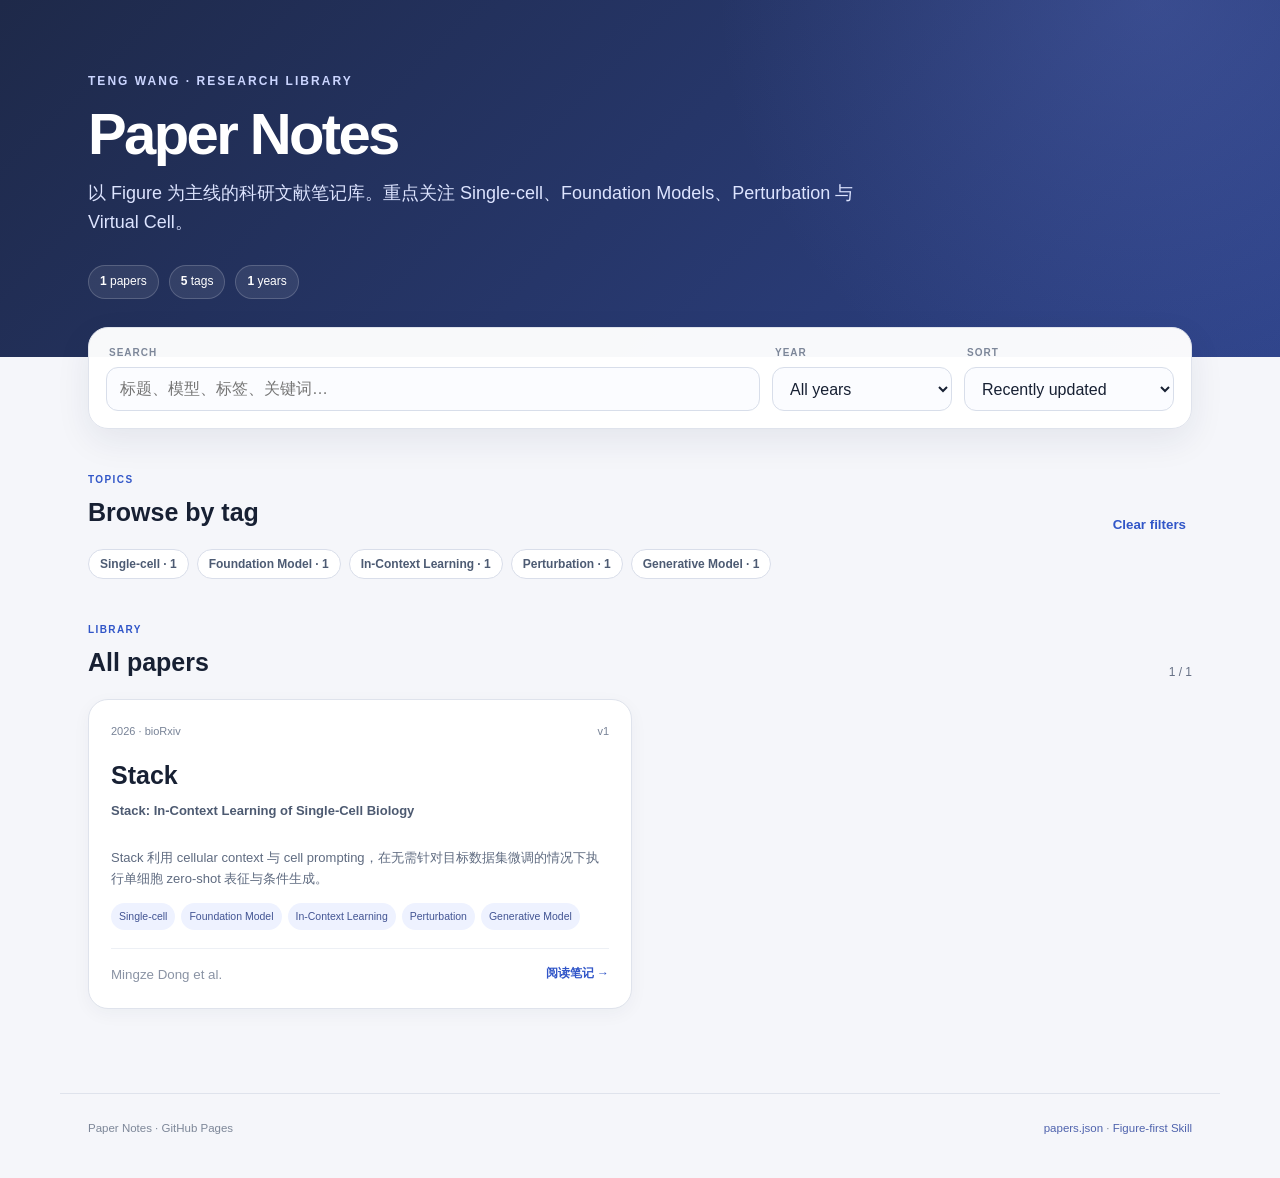
<file: index.html>
<!doctype html>
<html lang="zh-CN">
<head>
  <meta charset="utf-8">
  <meta name="viewport" content="width=device-width,initial-scale=1">
  <meta name="description" content="Teng Wang 的科研文献笔记库">
  <title>Paper Notes · Teng Wang</title>
  <link rel="stylesheet" href="style.css">
</head>
<body>
  <header class="hero">
    <div class="hero-inner">
      <div class="eyebrow">TENG WANG · RESEARCH LIBRARY</div>
      <h1>Paper Notes</h1>
      <p class="lead">以 Figure 为主线的科研文献笔记库。重点关注 Single-cell、Foundation Models、Perturbation 与 Virtual Cell。</p>
      <div class="stats">
        <span><b id="paper-count">—</b> papers</span>
        <span><b id="tag-count">—</b> tags</span>
        <span><b id="year-count">—</b> years</span>
      </div>
    </div>
  </header>
  <main class="shell">
    <section class="toolbar">
      <label class="search-box"><span>Search</span><input id="search" type="search" placeholder="标题、模型、标签、关键词…"></label>
      <label><span>Year</span><select id="year-filter"><option value="">All years</option></select></label>
      <label><span>Sort</span><select id="sort"><option value="updated">Recently updated</option><option value="year-desc">Year ↓</option><option value="year-asc">Year ↑</option><option value="title">Title A–Z</option></select></label>
    </section>
    <section>
      <div class="section-head"><div><div class="kicker">TOPICS</div><h2>Browse by tag</h2></div><button id="clear-tags" class="quiet-button" type="button">Clear filters</button></div>
      <div id="tag-list" class="tags"></div>
    </section>
    <section class="library">
      <div class="section-head"><div><div class="kicker">LIBRARY</div><h2>All papers</h2></div><div id="result-count" class="result-count"></div></div>
      <div id="paper-list" class="paper-grid"></div>
      <div id="empty" class="empty" hidden>没有匹配的论文。</div>
    </section>
  </main>
  <footer><div>Paper Notes · GitHub Pages</div><div><a href="papers.json">papers.json</a> · <a href="skills/figure-first-paper-html/SKILL.md">Figure-first Skill</a></div></footer>
  <script src="app.js"></script>
</body>
</html>
</file>
<file: style.css>
:root{--bg:#f5f6fa;--paper:#fff;--ink:#172033;--muted:#667085;--line:#dfe3ec;--soft:#eef2ff;--blue:#3156c8;--navy:#202b4d;--shadow:0 12px 34px rgba(30,42,75,.08);--sans:Inter,-apple-system,BlinkMacSystemFont,"Segoe UI","PingFang SC","Microsoft YaHei",Arial,sans-serif}
*{box-sizing:border-box}body{margin:0;background:var(--bg);color:var(--ink);font-family:var(--sans);line-height:1.65}.hero{background:radial-gradient(circle at 90% 0%,rgba(109,130,223,.24),transparent 36%),linear-gradient(135deg,#1e2949,#2e4389);color:#fff}.hero-inner{max-width:1160px;margin:auto;padding:72px 28px 58px}.eyebrow{font-size:12px;font-weight:850;letter-spacing:.17em;color:#cbd5ff}h1{font-size:58px;line-height:1;margin:13px 0 16px;letter-spacing:-.045em}.lead{max-width:770px;font-size:18px;color:#dde4ff;margin:0}.stats{display:flex;gap:10px;flex-wrap:wrap;margin-top:27px}.stats span{border:1px solid rgba(255,255,255,.18);background:rgba(255,255,255,.08);border-radius:999px;padding:6px 11px;font-size:12px}.shell{max-width:1160px;margin:auto;padding:34px 28px 84px}.toolbar{display:grid;grid-template-columns:minmax(260px,1fr) 180px 210px;gap:12px;margin-top:-64px;background:rgba(255,255,255,.97);border:1px solid var(--line);box-shadow:var(--shadow);border-radius:20px;padding:17px;position:relative}label>span{display:block;font-size:10px;font-weight:800;color:#7d8799;text-transform:uppercase;letter-spacing:.1em;margin:0 0 6px 3px}input,select{width:100%;height:44px;border:1px solid #d8deea;border-radius:12px;background:#fbfcff;padding:0 13px;color:var(--ink);font:inherit;outline:none}section{margin-top:43px}.section-head{display:flex;align-items:end;justify-content:space-between;gap:15px;margin-bottom:16px}.kicker{font-size:10px;font-weight:900;letter-spacing:.14em;color:var(--blue)}h2{font-size:25px;margin:3px 0 0}.quiet-button{border:0;background:none;color:var(--blue);font-weight:700;cursor:pointer}.tags{display:flex;gap:8px;flex-wrap:wrap}.tag-button{border:1px solid #d9deea;background:#fff;color:#4d5b73;border-radius:999px;padding:7px 11px;font-size:12px;font-weight:650;cursor:pointer}.tag-button.active{background:var(--navy);border-color:var(--navy);color:#fff}.paper-grid{display:grid;grid-template-columns:repeat(2,minmax(0,1fr));gap:16px}.paper-card{background:var(--paper);border:1px solid var(--line);border-radius:20px;box-shadow:0 5px 18px rgba(25,38,72,.045);padding:22px;display:flex;flex-direction:column;min-height:300px}.card-meta{display:flex;justify-content:space-between;color:#788397;font-size:11px}.short-title{font-size:25px;margin:15px 0 4px}.full-title{font-size:13px;color:#4d5a71;font-weight:650;margin:0 0 12px}.summary{color:#5f6b80;font-size:13px}.card-tags{display:flex;flex-wrap:wrap;gap:6px;margin-top:auto}.card-tags span{font-size:10.5px;color:#425493;background:var(--soft);border-radius:999px;padding:5px 8px}.card-footer{display:flex;justify-content:space-between;gap:12px;margin-top:18px;padding-top:15px;border-top:1px solid #edf0f5}.card-footer small{color:#8a93a4}.read-link{color:var(--blue);font-size:12px;font-weight:800;text-decoration:none}.result-count{font-size:12px;color:var(--muted)}.empty{border:1px dashed #cbd2df;border-radius:18px;padding:34px;text-align:center;color:#7a8496;background:#fafbfc}footer{border-top:1px solid var(--line);max-width:1160px;margin:auto;padding:25px 28px 40px;display:flex;justify-content:space-between;gap:16px;flex-wrap:wrap;font-size:11.5px;color:#7d8798}footer a{color:#4f63ad;text-decoration:none}@media(max-width:780px){h1{font-size:43px}.toolbar{grid-template-columns:1fr;margin-top:-45px}.paper-grid{grid-template-columns:1fr}}
</file>
